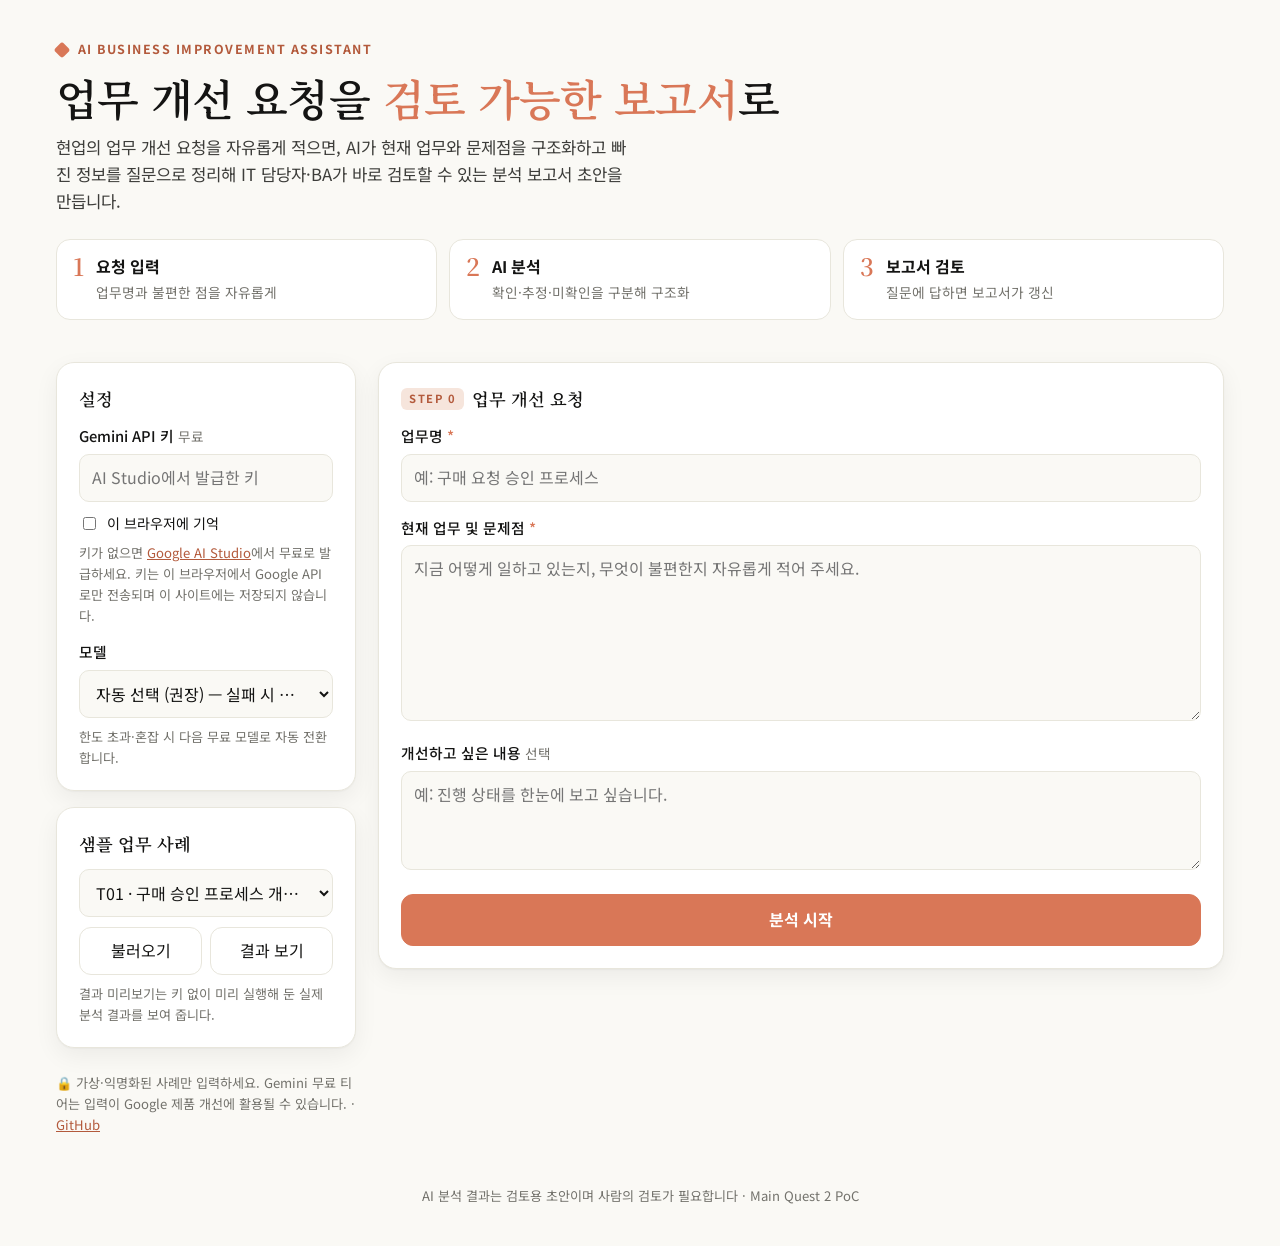
<file: web/index.html>
<!doctype html>
<html lang="ko">
<head>
  <meta charset="utf-8">
  <meta name="viewport" content="width=device-width, initial-scale=1">
  <title>업무 개선 분석 Assistant</title>
  <meta name="description" content="업무 개선 요청을 AI가 구조화하고, 추가 확인 질문과 분석 보고서 초안(As-Is/To-Be)을 생성합니다.">
  <link rel="icon" href="data:image/svg+xml,<svg xmlns='http://www.w3.org/2000/svg' viewBox='0 0 100 100'><rect x='22' y='22' width='56' height='56' rx='10' transform='rotate(45 50 50)' fill='%23d97757'/></svg>">
  <link rel="preconnect" href="https://fonts.googleapis.com">
  <link rel="preconnect" href="https://fonts.gstatic.com" crossorigin>
  <link href="https://fonts.googleapis.com/css2?family=Noto+Sans+KR:wght@400;500;700&family=Noto+Serif+KR:wght@600&display=swap" rel="stylesheet">
  <link rel="stylesheet" href="report.css?v=2">
  <link rel="stylesheet" href="style.css?v=2">
</head>
<body>
<header class="hero wrap">
  <div class="brand"><span class="dot"></span>AI Business Improvement Assistant</div>
  <h1>업무 개선 요청을 <em>검토 가능한 보고서</em>로</h1>
  <p class="lead">현업의 업무 개선 요청을 자유롭게 적으면, AI가 현재 업무와 문제점을 구조화하고 빠진 정보를 질문으로 정리해
    IT 담당자·BA가 바로 검토할 수 있는 분석 보고서 초안을 만듭니다.</p>
  <ol class="how">
    <li><span class="n">1</span><div><b>요청 입력</b><span>업무명과 불편한 점을 자유롭게</span></div></li>
    <li><span class="n">2</span><div><b>AI 분석</b><span>확인·추정·미확인을 구분해 구조화</span></div></li>
    <li><span class="n">3</span><div><b>보고서 검토</b><span>질문에 답하면 보고서가 갱신</span></div></li>
  </ol>
</header>

<main class="wrap layout">
  <aside class="side">
    <section class="card">
      <h2 class="card-title">설정</h2>
      <label for="apiKey">Gemini API 키 <span class="opt">무료</span></label>
      <input id="apiKey" type="password" autocomplete="off" placeholder="AI Studio에서 발급한 키">
      <label class="check"><input id="rememberKey" type="checkbox"> 이 브라우저에 기억</label>
      <p class="hint">키가 없으면 <a href="https://aistudio.google.com/apikey" target="_blank" rel="noopener">Google AI Studio</a>에서 무료로 발급하세요.
        키는 이 브라우저에서 Google API로만 전송되며 이 사이트에는 저장되지 않습니다.</p>
      <label for="model">모델</label>
      <select id="model"></select>
      <p class="hint" id="modelHint">한도 초과·혼잡 시 다음 무료 모델로 자동 전환합니다.</p>
    </section>
    <section class="card">
      <h2 class="card-title">샘플 업무 사례</h2>
      <select id="sampleSelect" aria-label="테스트 사례 선택"></select>
      <div class="btn-row">
        <button id="loadSample" class="btn" type="button">불러오기</button>
        <button id="showSampleResult" class="btn" type="button" title="API 키 없이 미리 실행해 둔 Gemini 분석 결과를 봅니다">결과 보기</button>
      </div>
      <p class="hint">결과 미리보기는 키 없이 미리 실행해 둔 실제 분석 결과를 보여 줍니다.</p>
    </section>
    <p class="hint">🔒 가상·익명화된 사례만 입력하세요. Gemini 무료 티어는 입력이 Google 제품 개선에 활용될 수 있습니다.
      · <a href="https://github.com/crystalmoon74/MainQuest2_AI-Business-Improvement-Assistant" target="_blank" rel="noopener">GitHub</a></p>
  </aside>

  <section>
    <form id="requestForm" class="card" novalidate>
      <h2 class="card-title"><span class="k">STEP 0</span>업무 개선 요청</h2>
      <label for="taskName">업무명 <span class="req">*</span></label>
      <input id="taskName" type="text" placeholder="예: 구매 요청 승인 프로세스">
      <label for="problem">현재 업무 및 문제점 <span class="req">*</span></label>
      <textarea id="problem" rows="6" placeholder="지금 어떻게 일하고 있는지, 무엇이 불편한지 자유롭게 적어 주세요."></textarea>
      <label for="improvement">개선하고 싶은 내용 <span class="opt">선택</span></label>
      <textarea id="improvement" rows="3" placeholder="예: 진행 상태를 한눈에 보고 싶습니다."></textarea>
      <div class="form-actions"><button id="analyzeBtn" class="btn primary" type="submit">분석 시작</button></div>
    </form>
    <div id="messages" aria-live="polite"></div>
    <div id="result"></div>
  </section>
</main>
<footer class="foot">AI 분석 결과는 검토용 초안이며 사람의 검토가 필요합니다 · Main Quest 2 PoC</footer>
<script type="module" src="app.js?v=2"></script>
</body>
</html>
</file>
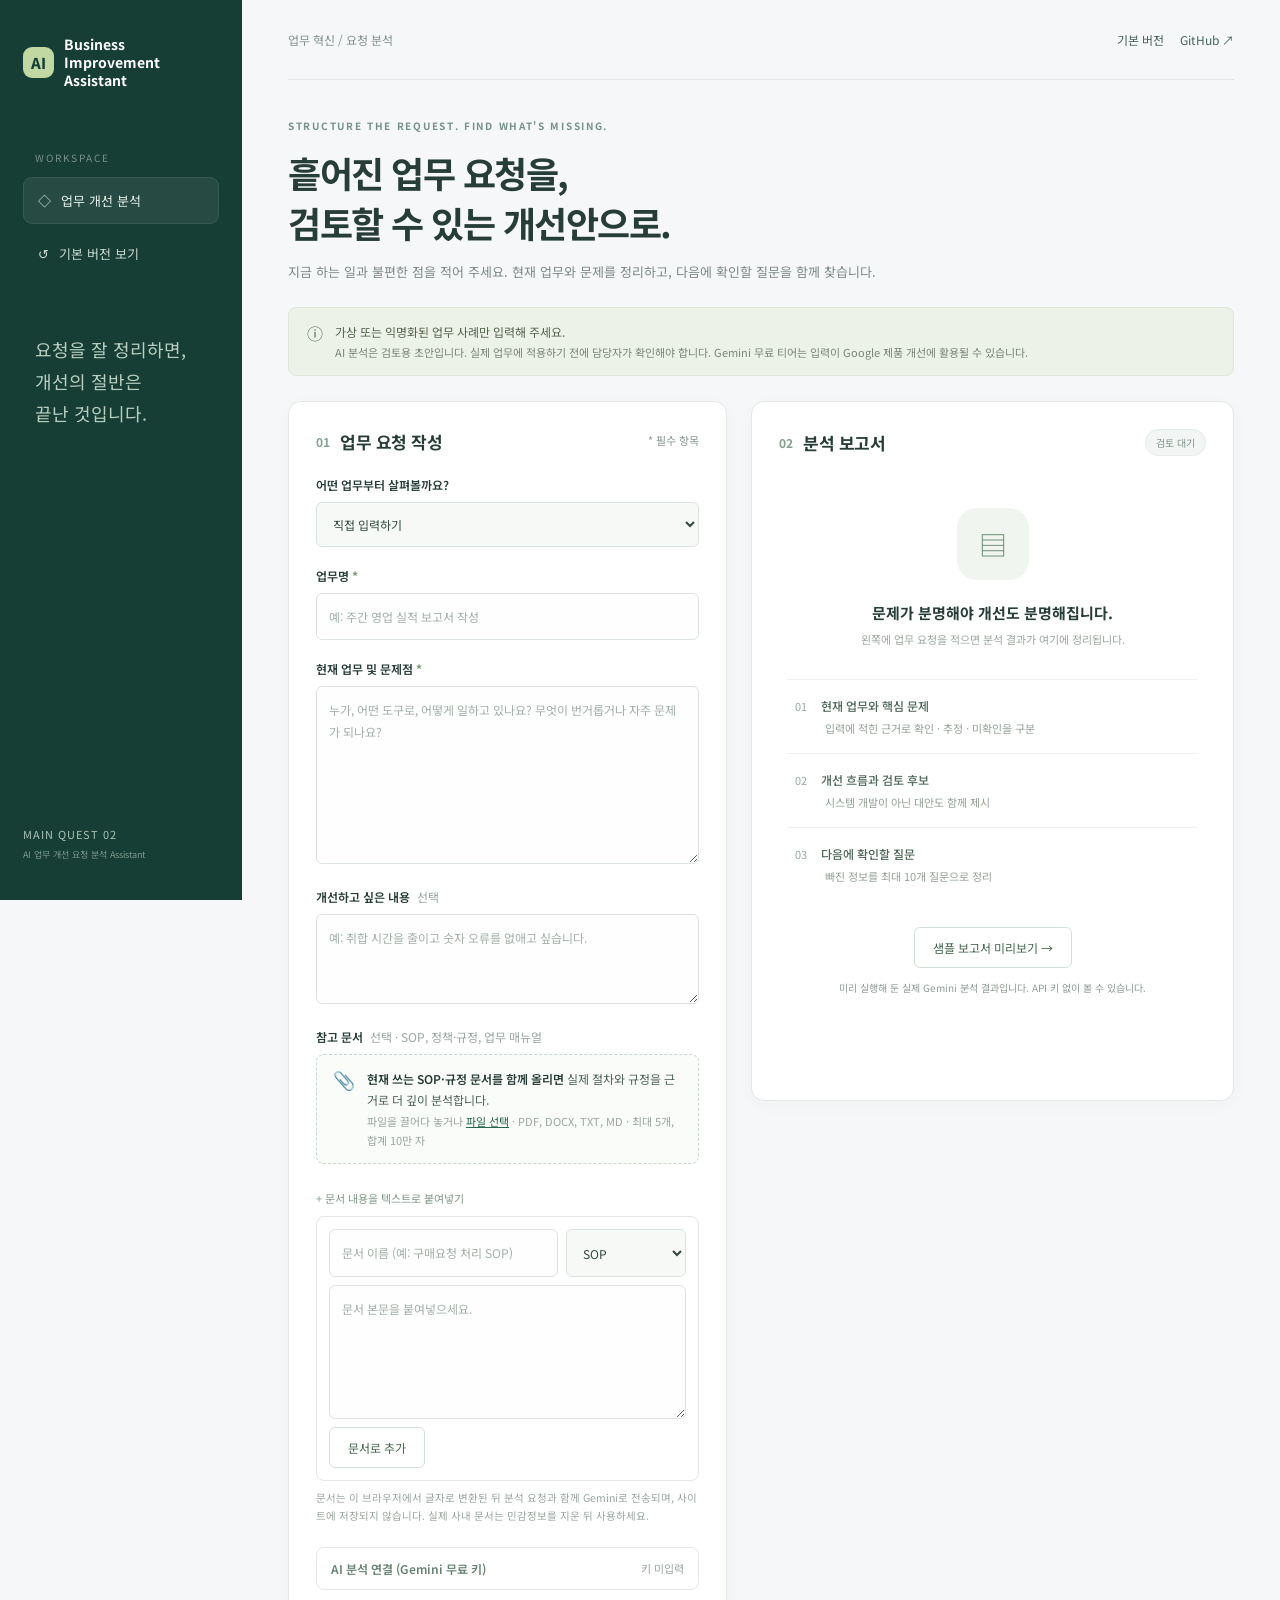
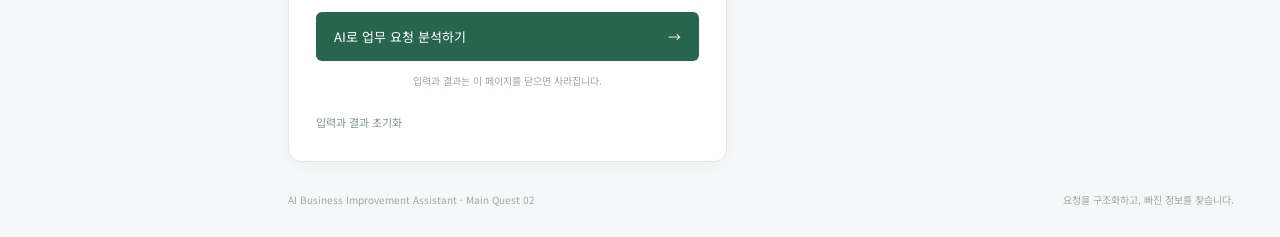
<file: web/v2/index.html>
<!doctype html>
<html lang="ko">
<head>
  <meta charset="utf-8">
  <meta name="viewport" content="width=device-width, initial-scale=1">
  <title>업무 개선 분석 Assistant · v2</title>
  <meta name="description" content="업무 개선 요청을 AI가 구조화하고, 추가 확인 질문과 분석 보고서 초안을 생성합니다.">
  <link rel="icon" href="data:image/svg+xml,<svg xmlns='http://www.w3.org/2000/svg' viewBox='0 0 100 100'><rect width='100' height='100' rx='26' fill='%23173e35'/><text x='50' y='66' font-size='46' text-anchor='middle' fill='%23c2d8a2' font-family='sans-serif' font-weight='800'>AI</text></svg>">
  <link rel="preconnect" href="https://fonts.googleapis.com">
  <link rel="preconnect" href="https://fonts.gstatic.com" crossorigin>
  <link href="https://fonts.googleapis.com/css2?family=Noto+Sans+KR:wght@400;500;600;700;800&display=swap" rel="stylesheet">
  <link rel="stylesheet" href="report.css?v=2">
  <link rel="stylesheet" href="style.css?v=2">
</head>
<body>
<aside>
  <a class="brand" href="./"><span class="logo">AI</span><span>Business Improvement<br>Assistant</span></a>
  <div class="workspace">WORKSPACE</div>
  <nav class="nav">
    <a class="on" href="./"><span class="ic">◇</span>업무 개선 분석</a>
    <a href="../"><span class="ic">↺</span>기본 버전 보기</a>
  </nav>
  <p class="sidebar-note">요청을 잘 정리하면,<br>개선의 절반은<br>끝난 것입니다.</p>
  <div class="bottom">MAIN QUEST 02<small>AI 업무 개선 요청 분석 Assistant</small></div>
</aside>

<main>
  <header class="top">
    <span>업무 혁신 / 요청 분석</span>
    <nav><a href="../">기본 버전</a><a href="https://github.com/crystalmoon74/MainQuest2_AI-Business-Improvement-Assistant" target="_blank" rel="noopener">GitHub ↗</a></nav>
  </header>

  <section class="intro">
    <div class="eyebrow">STRUCTURE THE REQUEST. FIND WHAT'S MISSING.</div>
    <h1>흩어진 업무 요청을,<br>검토할 수 있는 개선안으로.</h1>
    <p>지금 하는 일과 불편한 점을 적어 주세요. 현재 업무와 문제를 정리하고, 다음에 확인할 질문을 함께 찾습니다.</p>
  </section>

  <div class="notice"><span>ⓘ</span><div>가상 또는 익명화된 업무 사례만 입력해 주세요.
    <small>AI 분석은 검토용 초안입니다. 실제 업무에 적용하기 전에 담당자가 확인해야 합니다. Gemini 무료 티어는 입력이 Google 제품 개선에 활용될 수 있습니다.</small></div></div>

  <div class="grid">
    <section class="card">
      <div class="section-head"><div><span class="step">01</span><h2>업무 요청 작성</h2></div><span class="muted">* 필수 항목</span></div>
      <form id="requestForm" novalidate>
        <label for="sampleSelect">어떤 업무부터 살펴볼까요?</label>
        <select id="sampleSelect"><option value="">직접 입력하기</option></select>
        <label for="taskName">업무명 <b>*</b></label>
        <input id="taskName" type="text" placeholder="예: 주간 영업 실적 보고서 작성">
        <label for="problem">현재 업무 및 문제점 <b>*</b></label>
        <textarea id="problem" rows="7" placeholder="누가, 어떤 도구로, 어떻게 일하고 있나요? 무엇이 번거롭거나 자주 문제가 되나요?"></textarea>
        <label for="improvement">개선하고 싶은 내용 <span class="opt">선택</span></label>
        <textarea id="improvement" rows="3" placeholder="예: 취합 시간을 줄이고 숫자 오류를 없애고 싶습니다."></textarea>

        <label for="docInput">참고 문서 <span class="opt">선택 · SOP, 정책·규정, 업무 매뉴얼</span></label>
        <div class="doc-drop" id="docDrop">
          <span class="doc-ic">📎</span>
          <div><b>현재 쓰는 SOP·규정 문서를 함께 올리면</b> 실제 절차와 규정을 근거로 더 깊이 분석합니다.
            <small>파일을 끌어다 놓거나 <button type="button" class="link" id="docPick">파일 선택</button> · PDF, DOCX, TXT, MD · 최대 5개, 합계 10만 자</small></div>
        </div>
        <input type="file" id="docInput" multiple hidden>
        <ul class="doc-list" id="docList"></ul>
        <button type="button" class="text-button" id="docPasteToggle">+ 문서 내용을 텍스트로 붙여넣기</button>
        <div class="doc-paste" id="docPaste" hidden>
          <div class="doc-paste-row"><input id="pasteName" type="text" placeholder="문서 이름 (예: 구매요청 처리 SOP)"><select id="pasteKind"></select></div>
          <textarea id="pasteText" rows="5" placeholder="문서 본문을 붙여넣으세요."></textarea>
          <button type="button" class="secondary" id="pasteAdd">문서로 추가</button>
        </div>
        <p class="doc-note" id="docNote">문서는 이 브라우저에서 글자로 변환된 뒤 분석 요청과 함께 Gemini로 전송되며, 사이트에 저장되지 않습니다. 실제 사내 문서는 민감정보를 지운 뒤 사용하세요.</p>

        <details class="connect" id="connect">
          <summary>AI 분석 연결 (Gemini 무료 키) <span class="state" id="keyState">키 미입력</span></summary>
          <label for="apiKey" style="margin-top:14px">Gemini API 키</label>
          <input id="apiKey" type="password" autocomplete="off" placeholder="AI Studio에서 발급한 키">
          <label class="check"><input id="rememberKey" type="checkbox"> 이 브라우저에 기억</label>
          <label for="model">모델</label>
          <select id="model"></select>
          <p class="hint"><a href="https://aistudio.google.com/apikey" target="_blank" rel="noopener">Google AI Studio</a>에서 무료로 발급할 수 있습니다.
            키는 이 브라우저에서 Google API로만 전송되며 사이트에 저장되지 않습니다. 자동 선택은 한도 초과·혼잡 시 다음 무료 모델로 넘어갑니다.</p>
        </details>

        <button id="analyzeBtn" class="primary" type="submit"><span>AI로 업무 요청 분석하기</span><span>→</span></button>
        <p class="form-footer">입력과 결과는 이 페이지를 닫으면 사라집니다.</p>
        <button id="resetBtn" class="text-button" type="button">입력과 결과 초기화</button>
      </form>
    </section>

    <section class="card result" aria-live="polite">
      <div class="section-head"><div><span class="step">02</span><h2>분석 보고서</h2></div><span class="pill" id="statusPill">검토 대기</span></div>
      <div id="resultBody"></div>
    </section>
  </div>

  <footer class="bottom-bar"><span>AI Business Improvement Assistant · Main Quest 02</span><span>요청을 구조화하고, 빠진 정보를 찾습니다.</span></footer>
</main>
<script type="module" src="app.js?v=2"></script>
</body>
</html>
</file>
<file: web/report.css>
/* 분석 보고서 공용 스타일 — 웹 화면, HTML 다운로드, Streamlit 화면이 모두 이 파일을 사용한다. */
:root {
  --ivory: #faf9f5; --paper: #ffffff; --ink: #141413; --ink-2: #3d3d3a; --muted: #73726c; --line: #e8e6dc;
  --clay: #d97757; --clay-ink: #b35a3c; --clay-soft: #f6e5dc;
  --olive: #5f7a45; --olive-soft: #e5ecd9;
  --sky: #4f7fb0; --sky-soft: #e0ebf5;
  --amber: #a86a12; --amber-soft: #f8ebd2;
  --slate: #6b6a63; --slate-soft: #eeede7;
  --shadow: 0 1px 2px rgba(20, 20, 19, .04), 0 8px 24px rgba(20, 20, 19, .06);
  --serif: "Noto Serif KR", "Nanum Myeongjo", Georgia, serif;
  --sans: "Noto Sans KR", "Pretendard", system-ui, -apple-system, "Segoe UI", sans-serif;
}
@media (prefers-color-scheme: dark) {
  :root:not([data-theme="light"]) {
    --ivory: #1c1b19; --paper: #262522; --ink: #f1efe7; --ink-2: #d6d3c8; --muted: #a3a097; --line: #3a3934;
    --clay: #e08a6b; --clay-ink: #f0a385; --clay-soft: #3d2a22;
    --olive: #9cbc7c; --olive-soft: #2b3324; --sky: #8db6de; --sky-soft: #21303d;
    --amber: #e6b25c; --amber-soft: #3a2e19; --slate: #b4b1a6; --slate-soft: #33322e;
    --shadow: 0 1px 2px rgba(0, 0, 0, .3), 0 8px 24px rgba(0, 0, 0, .25);
  }
}

.rpt { color: var(--ink); font-family: var(--sans); line-height: 1.65; }
.rpt * { box-sizing: border-box; }
.rpt h1, .rpt h2, .rpt h3 { font-family: var(--serif); font-weight: 600; letter-spacing: -.01em; margin: 0; }

/* ---------- 표지 ---------- */
.rpt-cover { background: var(--paper); border: 1px solid var(--line); border-radius: 20px; box-shadow: var(--shadow);
  padding: 36px 36px 28px; position: relative; overflow: hidden; }
.rpt-cover::before { content: ""; position: absolute; inset: 0 0 auto 0; height: 6px; background: var(--clay); }
.rpt-eyebrow { color: var(--clay-ink); font-weight: 700; letter-spacing: .12em; font-size: .78rem; text-transform: uppercase; }
.rpt-cover h1 { font-size: clamp(1.6rem, 3.2vw, 2.3rem); margin: 6px 0 10px; line-height: 1.3; }
.rpt-summary { font-size: 1.05rem; color: var(--ink-2); max-width: 62ch; margin: 0 0 16px; }
.rpt-meta { display: flex; flex-wrap: wrap; gap: 8px; margin-bottom: 18px; }
.chip { display: inline-flex; align-items: center; gap: 6px; background: var(--slate-soft); color: var(--ink-2);
  border-radius: 999px; padding: 3px 12px; font-size: .82rem; }
.callout { border-radius: 12px; padding: 12px 16px; font-size: .9rem; display: flex; gap: 10px; align-items: flex-start; }
.callout.warn { background: var(--amber-soft); color: var(--amber); }
.callout.info { background: var(--sky-soft); color: var(--sky); }
.kpis { display: grid; grid-template-columns: repeat(5, minmax(0, 1fr)); gap: 12px; margin-top: 20px; }
@media (max-width: 720px) { .kpis { grid-template-columns: repeat(2, minmax(0, 1fr)); } }
.kpi { background: var(--ivory); border: 1px solid var(--line); border-radius: 14px; padding: 12px 14px; }
.kpi b { display: block; font-family: var(--serif); font-size: 1.7rem; line-height: 1.2; }
.kpi span { color: var(--muted); font-size: .8rem; }
.kpi.accent b { color: var(--clay-ink); }

/* ---------- 단계 내비게이션 ---------- */
.rpt-steps { display: flex; gap: 6px; overflow-x: auto; padding: 14px 4px 6px; margin: 18px 0 4px; scrollbar-width: thin;
  list-style: none; }
.rpt-steps li { flex: 1 0 auto; }
.rpt-steps a, .rpt-steps button { display: flex; align-items: center; gap: 8px; width: 100%; text-decoration: none; color: var(--muted);
  background: var(--paper); border: 1px solid var(--line); border-radius: 12px; padding: 8px 12px; font: inherit; font-size: .85rem;
  cursor: pointer; white-space: nowrap; transition: border-color .15s, color .15s, background .15s; }
.rpt-steps .n { display: inline-grid; place-items: center; width: 24px; height: 24px; border-radius: 50%;
  background: var(--slate-soft); color: var(--ink-2); font-weight: 700; font-size: .78rem; flex: none; }
.rpt-steps a:hover, .rpt-steps button:hover { border-color: var(--clay); color: var(--ink); }
.rpt-steps .active { border-color: var(--clay); color: var(--ink); background: var(--clay-soft); }
.rpt-steps .active .n, .rpt-steps .done .n { background: var(--clay); color: #fff; }

/* ---------- 슬라이드(섹션) ---------- */
.slide { background: var(--paper); border: 1px solid var(--line); border-radius: 20px; box-shadow: var(--shadow);
  padding: 30px 34px; margin-top: 18px; scroll-margin-top: 80px; }
.slide-head { display: grid; grid-template-columns: auto 1fr; gap: 4px 18px; align-items: end; padding-bottom: 16px;
  border-bottom: 1px solid var(--line); margin-bottom: 20px; }
.slide-num { grid-row: span 2; font-family: var(--serif); font-size: 3rem; line-height: 1; color: var(--clay); font-weight: 600; }
.slide-kicker { color: var(--muted); font-size: .76rem; letter-spacing: .14em; font-weight: 700; }
.slide-head h2 { font-size: 1.5rem; }
.slide-lead { grid-column: 2; color: var(--muted); font-size: .9rem; margin: 2px 0 0; }
.slide h3 { font-size: 1.05rem; margin: 18px 0 10px; }
.slide p { margin: 0 0 10px; }
@media (max-width: 640px) { .slide, .rpt-cover { padding: 22px 18px; } .slide-num { font-size: 2.2rem; } }

/* 상태 배지 */
.badge { display: inline-flex; align-items: center; gap: 4px; white-space: nowrap; border-radius: 999px; padding: 1px 10px;
  font-size: .76rem; font-weight: 700; }
.badge::before { content: ""; width: 7px; height: 7px; border-radius: 50%; background: currentColor; }
.badge.s-확인 { background: var(--olive-soft); color: var(--olive); }
.badge.s-추정 { background: var(--amber-soft); color: var(--amber); }
.badge.s-미확인 { background: var(--slate-soft); color: var(--slate); }
.legend { display: flex; gap: 14px; flex-wrap: wrap; font-size: .8rem; color: var(--muted); margin-bottom: 14px; }

/* 업무 흐름 */
.flow { display: flex; flex-wrap: wrap; align-items: stretch; gap: 10px; margin: 6px 0 18px; counter-reset: flow; }
.flow-step { position: relative; flex: 1 1 150px; background: var(--ivory); border: 1px solid var(--line); border-radius: 14px;
  padding: 12px 14px 10px; counter-increment: flow; }
.flow-step::before { content: counter(flow, decimal-leading-zero); display: block; font-family: var(--serif); color: var(--clay);
  font-weight: 600; font-size: .95rem; }
.flow-step strong { display: block; margin: 2px 0 6px; line-height: 1.4; }
.flow-step:not(:last-child)::after { content: "→"; position: absolute; right: -10px; top: 50%; transform: translate(50%, -50%);
  color: var(--clay); font-weight: 700; background: var(--paper); line-height: 1; }
.flow-step.s-추정 { border-style: dashed; border-color: var(--amber); }
.flow-step.s-미확인 { border-style: dashed; }

/* 사실 카드 */
.facts { display: grid; gap: 10px; }
.fact { display: grid; grid-template-columns: auto 1fr; gap: 6px 14px; background: var(--ivory); border: 1px solid var(--line);
  border-left: 4px solid var(--slate); border-radius: 12px; padding: 12px 16px; }
.fact.s-확인 { border-left-color: var(--olive); }
.fact.s-추정 { border-left-color: var(--amber); }
.fact .content { font-weight: 500; }
.fact .ev { grid-column: 2; color: var(--muted); font-size: .86rem; }
.fact .ev q { quotes: "“" "”"; font-style: normal; }

/* AS-IS / TO-BE 비교 */
.compare { display: grid; grid-template-columns: 1fr 1fr; gap: 14px; }
@media (max-width: 720px) { .compare { grid-template-columns: 1fr; } }
.pane { border-radius: 14px; padding: 16px 18px; border: 1px solid var(--line); }
.pane.asis { background: var(--slate-soft); }
.pane.tobe { background: var(--clay-soft); border-color: transparent; }
.pane .label { font-size: .75rem; letter-spacing: .14em; font-weight: 700; color: var(--muted); }
.pane.tobe .label { color: var(--clay-ink); }

/* 개선 후보 */
.cands { display: grid; grid-template-columns: repeat(auto-fit, minmax(240px, 1fr)); gap: 12px; }
.cand { background: var(--ivory); border: 1px solid var(--line); border-radius: 14px; padding: 16px; display: flex; flex-direction: column; gap: 8px; }
.cand-top { display: flex; justify-content: space-between; align-items: center; gap: 8px; }
.cand-no { font-family: var(--serif); color: var(--clay); font-weight: 600; }
.tag { font-size: .74rem; border-radius: 6px; padding: 2px 8px; background: var(--sky-soft); color: var(--sky); font-weight: 700; white-space: nowrap; }
.tag.t-프로세스개선 { background: var(--olive-soft); color: var(--olive); }
.tag.t-AI활용 { background: var(--clay-soft); color: var(--clay-ink); }
.tag.t-교육가이드 { background: var(--amber-soft); color: var(--amber); }
.cand h3 { font-size: 1.02rem; margin: 0; }
.cand p { color: var(--ink-2); font-size: .9rem; margin: 0; }
.cand dl { margin: 4px 0 0; font-size: .84rem; display: grid; gap: 4px; }
.cand dt { color: var(--muted); font-weight: 700; font-size: .76rem; }
.cand dd { margin: 0 0 4px; }

/* 질문 */
.qs { display: grid; gap: 10px; counter-reset: q; }
.q { display: grid; grid-template-columns: auto 1fr; gap: 2px 14px; padding: 12px 14px; border: 1px solid var(--line);
  border-radius: 12px; background: var(--ivory); counter-increment: q; }
.q::before { content: "Q" counter(q); grid-row: span 3; font-family: var(--serif); color: var(--clay); font-weight: 600; font-size: 1.1rem; }
.q .cat { font-size: .74rem; color: var(--sky); font-weight: 700; }
.q .text { font-weight: 500; }
.q .why { color: var(--muted); font-size: .85rem; }
.answered { margin-top: 14px; }
.answered li { margin-bottom: 6px; }

/* 근거·검증 */
.basis { background: var(--ivory); border-radius: 12px; padding: 14px 16px; border: 1px solid var(--line); }
.unk-list { list-style: none; padding: 0; margin: 0; display: flex; flex-wrap: wrap; gap: 8px; }
.unk-list li { background: var(--slate-soft); border-radius: 8px; padding: 4px 10px; font-size: .86rem; }
.guard { width: 100%; border-collapse: collapse; font-size: .86rem; margin-top: 6px; }
.guard th, .guard td { text-align: left; padding: 8px; border-bottom: 1px solid var(--line); vertical-align: top; }
.guard th { color: var(--muted); font-weight: 500; }
.empty { color: var(--muted); font-size: .9rem; }

/* 슬라이드 넘김 모드 (웹 화면) */
.rpt.paged .slide { display: none; }
.rpt.paged .slide.current { display: block; animation: rise .25s ease-out; }
@keyframes rise { from { transform: translateY(8px); } to { transform: none; } }
@media (prefers-reduced-motion: reduce) { .rpt.paged .slide.current { animation: none; } }
.pager { display: flex; justify-content: space-between; align-items: center; gap: 10px; margin-top: 14px; }
.pager button { font: inherit; border-radius: 10px; padding: 8px 16px; border: 1px solid var(--line); background: var(--paper);
  color: var(--ink); cursor: pointer; }
.pager button.next { background: var(--ink); color: var(--paper); border-color: var(--ink); }
.pager button:disabled { opacity: .35; cursor: default; }
.pager .pos { color: var(--muted); font-size: .85rem; }
.rpt:not(.paged) .pager { display: none; }

/* 단독 HTML 파일 & 인쇄 */
body.rpt-standalone { margin: 0; background: var(--ivory); }
body.rpt-standalone .rpt { max-width: 1040px; margin: 0 auto; padding: 32px 18px 60px; }
body.rpt-standalone .rpt-steps { position: sticky; top: 0; z-index: 2; background: var(--ivory); }
.rpt-foot { color: var(--muted); font-size: .8rem; text-align: center; margin-top: 28px; }
@media print {
  body.rpt-standalone { background: #fff; }
  .rpt-steps, .pager { display: none !important; }
  .rpt.paged .slide { display: block !important; }
  .slide, .rpt-cover { box-shadow: none; break-inside: avoid-page; break-after: page; }
}
</file>
<file: web/style.css>
/* 페이지 레이아웃 (색상·글꼴 토큰은 report.css 의 :root 를 사용) */
* { box-sizing: border-box; }
html { scroll-behavior: smooth; }
body { margin: 0; background: var(--ivory); color: var(--ink); font-family: var(--sans); line-height: 1.6; }
a { color: var(--clay-ink); }
.wrap { max-width: 1200px; margin: 0 auto; padding: 0 16px; }

/* 헤더 */
.hero { padding-top: 40px; padding-bottom: 26px; }
.brand { display: flex; align-items: center; gap: 10px; color: var(--clay-ink); font-weight: 700; letter-spacing: .12em;
  font-size: .78rem; text-transform: uppercase; }
.brand .dot { width: 12px; height: 12px; border-radius: 3px; background: var(--clay); transform: rotate(45deg); }
.hero h1 { font-family: var(--serif); font-weight: 600; font-size: clamp(1.8rem, 4vw, 2.7rem); line-height: 1.25; margin: 10px 0 10px; letter-spacing: -.015em; }
.hero h1 em { font-style: normal; color: var(--clay); }
.hero .lead { color: var(--ink-2); font-size: 1.05rem; max-width: 64ch; margin: 0; }
.how { display: grid; grid-template-columns: repeat(3, minmax(0, 1fr)); gap: 12px; margin-top: 24px; list-style: none; padding: 0; }
@media (max-width: 720px) { .how { grid-template-columns: 1fr; } }
.how li { background: var(--paper); border: 1px solid var(--line); border-radius: 14px; padding: 14px 16px; display: flex; gap: 12px; }
.how .n { font-family: var(--serif); color: var(--clay); font-size: 1.5rem; font-weight: 600; line-height: 1; }
.how b { display: block; }
.how span { color: var(--muted); font-size: .86rem; }

/* 본문 레이아웃 */
.layout { display: grid; grid-template-columns: 300px minmax(0, 1fr); gap: 22px; align-items: start; padding-bottom: 40px; }
@media (max-width: 900px) { .layout { grid-template-columns: minmax(0, 1fr); } }
.layout > *, .side > * { min-width: 0; }
select { max-width: 100%; text-overflow: ellipsis; }
.card { background: var(--paper); border: 1px solid var(--line); border-radius: 18px; box-shadow: var(--shadow); padding: 22px; }
.side { position: sticky; top: 16px; display: grid; gap: 16px; }
@media (max-width: 900px) { .side { position: static; } }
.card-title { display: flex; align-items: center; gap: 8px; font-family: var(--serif); font-weight: 600; font-size: 1.08rem; margin: 0 0 12px; }
.card-title .k { font-family: var(--sans); font-size: .7rem; letter-spacing: .14em; color: var(--clay-ink); background: var(--clay-soft);
  border-radius: 6px; padding: 2px 8px; font-weight: 700; }

label { display: block; font-weight: 500; margin: 14px 0 6px; font-size: .92rem; }
label:first-of-type { margin-top: 0; }
label.check { font-weight: 400; display: flex; gap: 8px; align-items: center; margin-top: 10px; font-size: .88rem; }
input[type=text], input[type=password], textarea, select {
  width: 100%; padding: 10px 12px; border: 1px solid var(--line); border-radius: 10px; background: var(--ivory);
  color: var(--ink); font: inherit; transition: border-color .15s, box-shadow .15s; }
textarea { resize: vertical; }
input:focus, textarea:focus, select:focus { outline: none; border-color: var(--clay); box-shadow: 0 0 0 3px var(--clay-soft); }
.req { color: var(--clay); }
.opt { color: var(--muted); font-weight: 400; font-size: .85rem; }
.hint { font-size: .82rem; color: var(--muted); margin: 8px 0 0; }

button { font: inherit; cursor: pointer; }
.btn { border-radius: 12px; padding: 10px 16px; border: 1px solid var(--line); background: var(--paper); color: var(--ink);
  transition: border-color .15s, background .15s, transform .05s; }
.btn:hover { border-color: var(--clay); }
.btn:active { transform: translateY(1px); }
.btn.primary { background: var(--clay); border-color: var(--clay); color: #fff; font-weight: 700; }
.btn.primary:hover { background: var(--clay-ink); border-color: var(--clay-ink); }
.btn.dark { background: var(--ink); border-color: var(--ink); color: var(--paper); font-weight: 700; }
.btn:disabled { opacity: .6; cursor: progress; }
.btn.block { width: 100%; }
.btn-row { display: grid; grid-template-columns: 1fr 1fr; gap: 8px; margin-top: 10px; }
.form-actions { display: flex; gap: 10px; margin-top: 18px; }
.form-actions .primary { flex: 1; padding: 12px; font-size: 1rem; }

/* 메시지 */
.msg { border-radius: 14px; padding: 14px 16px; margin-top: 16px; display: flex; gap: 10px; align-items: flex-start; flex-wrap: wrap; }
.msg.err { background: #fbe6e2; color: #9b2c1a; }
.msg.warn { background: var(--amber-soft); color: var(--amber); }
.msg.info { background: var(--sky-soft); color: var(--sky); }
@media (prefers-color-scheme: dark) { .msg.err { background: #3d1f1a; color: #ffb4a6; } }

/* 분석 진행 단계 */
.progress { margin-top: 16px; }
.progress ol { list-style: none; padding: 0; margin: 12px 0 0; display: grid; gap: 8px; }
.progress li { display: flex; align-items: center; gap: 10px; color: var(--muted); }
.progress li .ic { width: 22px; height: 22px; border-radius: 50%; border: 2px solid var(--line); display: grid; place-items: center; font-size: .7rem; flex: none; }
.progress li.done { color: var(--ink); }
.progress li.done .ic { background: var(--olive); border-color: var(--olive); color: #fff; }
.progress li.now { color: var(--ink); font-weight: 500; }
.progress li.now .ic { border-color: var(--clay); border-top-color: transparent; animation: spin .9s linear infinite; }
.progress .elapsed { color: var(--muted); font-size: .85rem; }
@keyframes spin { to { transform: rotate(360deg); } }

/* 결과 영역 */
#result { margin-top: 22px; }
.result-bar { display: flex; justify-content: space-between; align-items: center; gap: 10px; flex-wrap: wrap; margin-top: 16px; }
.seg { display: inline-flex; border: 1px solid var(--line); border-radius: 12px; overflow: hidden; background: var(--paper); }
.seg button { border: 0; background: none; padding: 8px 14px; color: var(--muted); }
.seg button[aria-pressed=true] { background: var(--ink); color: var(--paper); }
.answers-card { margin-top: 18px; }
.answers-card .q-input { margin-top: 12px; }
.answers-card .q-input label { font-weight: 500; margin: 0 0 6px; }
.answers-card .q-input .cat { color: var(--sky); font-size: .75rem; font-weight: 700; }

.foot { color: var(--muted); font-size: .82rem; padding: 10px 16px 40px; text-align: center; }
</file>
<file: web/v2/report.css>
/* v2 분석 보고서 스타일 — 화면 오른쪽 카드와 HTML 다운로드 파일이 함께 사용 */
:root {
  --forest: #173e35; --green: #28654f; --green-dark: #1b4e3b; --sage: #c2d8a2;
  --bg: #f6f7f9; --card: #ffffff; --ink: #273d38; --ink-2: #4c6257; --muted: #7c8984; --faint: #9aa69f;
  --line: #e3e8e5; --line-2: #e7eee8; --mint: #f1f5ed; --notice: #edf2e9; --notice-line: #dfe7d8;
  --ok: #2f6b4a; --ok-bg: #e3efe2; --est: #8a6a2b; --est-bg: #f6efdf; --unk: #7d8a83; --unk-bg: #eef1ef;
  --sans: "Noto Sans KR", system-ui, -apple-system, "Segoe UI", sans-serif;
}
.r2 { font-family: var(--sans); color: var(--ink); }
.r2 * { box-sizing: border-box; }
.r2-title { font-size: 20px; font-weight: 700; letter-spacing: -.6px; margin: 4px 0 6px; line-height: 1.45; }
.r2-meta { font-size: 11px; color: var(--faint); display: flex; flex-wrap: wrap; gap: 4px 12px; }
.r2-lead { font-size: 13px; color: var(--ink-2); line-height: 1.9; margin: 14px 0 0; }
.r2-note { background: var(--mint); border-radius: 6px; padding: 12px 14px; font-size: 11.5px; color: #6a7d5e; line-height: 1.8; margin-top: 14px; }

/* 핵심 수치 */
.r2-stats { display: grid; grid-template-columns: repeat(4, minmax(0, 1fr)); gap: 8px; margin-top: 18px; }
.r2-stat { border: 1px solid var(--line); border-radius: 8px; padding: 10px 12px; }
.r2-stat b { display: block; font-size: 20px; font-weight: 700; letter-spacing: -.5px; color: var(--green); }
.r2-stat span { font-size: 10.5px; color: var(--muted); }
@media (max-width: 520px) { .r2-stats { grid-template-columns: repeat(2, minmax(0, 1fr)); } }

/* 단계 목차 */
.r2-toc { display: flex; flex-wrap: wrap; gap: 6px; margin: 20px 0 4px; padding: 0; list-style: none; }
.r2-toc a { display: inline-flex; gap: 6px; align-items: center; text-decoration: none; font-size: 11px; color: var(--ink-2);
  border: 1px solid var(--line); border-radius: 20px; padding: 5px 10px; background: #fff; }
.r2-toc a b { color: #83a28e; font-weight: 700; }
.r2-toc a:hover, .r2-toc a.on { border-color: var(--green); color: var(--green); background: var(--mint); }

/* 섹션 */
.r2-sec { border-top: 1px solid var(--line-2); padding-top: 20px; margin-top: 22px; scroll-margin-top: 16px; }
.r2-sec h3 { font-size: 14px; margin: 0 0 12px; display: flex; align-items: baseline; gap: 9px; letter-spacing: -.3px; }
.r2-sec h3 .no { color: #83a28e; font-size: 12px; font-weight: 700; }
.r2-sec h3 .sub { color: var(--faint); font-weight: 400; font-size: 11px; }
.r2-sec p, .r2-sec li { font-size: 12.5px; line-height: 1.9; color: var(--ink-2); }
.r2-sec p { margin: 0 0 8px; }
.r2-sec h4 { font-size: 12px; margin: 16px 0 8px; color: var(--ink); }
.r2 ul.r2-items, .r2 ol.r2-items { list-style: none; padding: 0; margin: 0; display: grid; gap: 10px; }
.r2-item { padding-left: 2px; }
.r2-item .line { font-size: 12.5px; color: var(--ink); line-height: 1.8; }
.r2-item small, .r2-ev { display: block; color: #87998b; font-size: 10.5px; margin: 3px 0 0; line-height: 1.7; }

/* 상태·라벨 칩 */
.st { display: inline-block; font-size: 10px; font-weight: 700; border-radius: 4px; padding: 1px 6px; margin-right: 6px; vertical-align: 1px; white-space: nowrap; }
.st.확인 { background: var(--ok-bg); color: var(--ok); }
.st.추정 { background: var(--est-bg); color: var(--est); }
.st.미확인 { background: var(--unk-bg); color: var(--unk); }
.lbl { display: inline-block; font-size: 10.5px; font-weight: 700; color: var(--green); margin-right: 4px; white-space: nowrap; }
.lbl.alt { color: #6a8a3c; }
.r2-legend { font-size: 10.5px; color: var(--faint); margin: -4px 0 12px; }

/* 업무 흐름 */
.r2-flow { display: flex; flex-wrap: wrap; align-items: center; gap: 6px; margin: 2px 0 12px; padding: 0; list-style: none; }
.r2-flow li { font-size: 11.5px; border: 1px solid var(--line); background: #fbfcfb; border-radius: 6px; padding: 6px 10px; color: var(--ink); }
.r2-flow li.추정, .r2-flow li.미확인 { border-style: dashed; color: var(--ink-2); }
.r2-flow .arw { border: 0; background: none; padding: 0; color: #9bb8a4; }

/* 비교 */
.r2-compare { display: grid; grid-template-columns: 1fr 1fr; gap: 10px; margin-bottom: 6px; }
.r2-compare > div { border-radius: 8px; padding: 12px 14px; font-size: 12px; line-height: 1.85; color: var(--ink-2); }
.r2-compare .asis { background: #f4f6f5; }
.r2-compare .tobe { background: var(--mint); }
.r2-compare b { display: block; font-size: 10px; letter-spacing: 1.2px; color: var(--muted); margin-bottom: 4px; }
.r2-compare .tobe b { color: var(--green); }
@media (max-width: 520px) { .r2-compare { grid-template-columns: 1fr; } }

/* 개선 후보 */
.r2-cand { border: 1px solid var(--line); border-radius: 8px; padding: 12px 14px; }
.r2-cand .line { font-weight: 600; }
.r2-cand dl { display: grid; grid-template-columns: auto 1fr; gap: 3px 10px; margin: 8px 0 0; font-size: 11px; color: var(--ink-2); }
.r2-cand dt { color: var(--faint); }
.r2-cand dd { margin: 0; }

/* 질문 */
.r2-q { counter-increment: q; display: grid; grid-template-columns: 22px 1fr; gap: 0 6px; }
.r2-q::before { content: counter(q) "."; color: #83a28e; font-size: 12px; font-weight: 700; line-height: 1.8; }
ol.r2-items.qs { counter-reset: q; }
.r2-q .cat { font-size: 10px; color: var(--muted); }
.r2-q input { grid-column: 2; margin-top: 6px; }

.r2-guard { width: 100%; border-collapse: collapse; font-size: 11px; color: var(--ink-2); }
.r2-guard th, .r2-guard td { text-align: left; border-bottom: 1px solid var(--line-2); padding: 6px 4px; vertical-align: top; }
.r2-guard th { color: var(--faint); font-weight: 500; }
.r2-empty { color: var(--faint); font-size: 11.5px; }
.r2-foot { font-size: 10px; color: var(--faint); margin-top: 26px; display: flex; justify-content: space-between; gap: 10px; flex-wrap: wrap; }

/* 단독 HTML 파일 */
body.r2-standalone { margin: 0; background: var(--bg); font-family: var(--sans); }
.r2-page { max-width: 820px; margin: 0 auto; padding: 36px 18px 60px; }
.r2-page .r2-brandbar { display: flex; justify-content: space-between; align-items: center; font-size: 11px; color: var(--muted); margin-bottom: 14px; }
.r2-page .r2-brandbar b { color: var(--forest); }
.r2-page .r2-card { background: #fff; border: 1px solid var(--line); border-radius: 13px; padding: 30px; box-shadow: 0 4px 16px rgba(28, 61, 49, .03); }
.r2-page .eyebrow { font-size: 10px; font-weight: 700; letter-spacing: 1.7px; color: #76918a; }
@media print { body.r2-standalone { background: #fff; } .r2-page .r2-card { border: 0; box-shadow: none; padding: 0; } .r2-toc { display: none; } .r2-sec { break-inside: avoid-page; } }

/* 참고 문서 근거 */
.docmark { display: inline-block; font-size: 9.5px; font-weight: 700; color: #48698f; background: #e9f0f8; border-radius: 4px; padding: 1px 5px; margin-right: 6px; vertical-align: 1px; }
.r2-ev.doc { color: #5b7896; }
.r2-flow li.fromdoc { border-color: #c8d9ec; background: #f5f9fd; }
.r2-docs { display: flex; flex-wrap: wrap; gap: 6px; margin: 0 0 6px; }
.r2-doc { font-size: 11px; border: 1px solid #dbe6f3; background: #f5f9fd; color: #48698f; border-radius: 20px; padding: 3px 10px; }
.r2-doc small { color: #8aa2bd; }
h4.ref-h { display: flex; align-items: baseline; gap: 8px; }
h4.ref-h span { font-weight: 400; color: var(--faint); font-size: 10.5px; }
h4.ref-요청과차이 { color: #8b4935; }
h4.ref-개선제약 { color: #8a6a2b; }
</file>
<file: web/v2/style.css>
/* v2 페이지 레이아웃 — 색상 토큰은 report.css 의 :root 사용 */
* { box-sizing: border-box; }
body { margin: 0; background: var(--bg); color: var(--ink); font-family: var(--sans); font-size: 14px; }
a { color: #46635a; }

/* 사이드바 */
aside { position: fixed; inset: 0 auto 0 0; width: 242px; background: var(--forest); color: #d5e4dc; padding: 35px 23px; display: flex; flex-direction: column; }
.brand { display: flex; align-items: center; gap: 10px; color: #fff; text-decoration: none; font-weight: 700; font-size: 14px; line-height: 1.3; }
.logo { display: grid; place-items: center; background: var(--sage); color: var(--forest); border-radius: 9px; width: 31px; height: 31px; font-size: 15px; font-weight: 800; flex: none; }
.workspace { font-size: 10px; letter-spacing: 2px; opacity: .5; margin: 60px 12px 12px; }
.nav { display: grid; gap: 6px; }
.nav a { display: flex; align-items: center; gap: 10px; border-radius: 9px; padding: 13px 14px; color: #c6d8cd; text-decoration: none; font-size: 13px; border: 1px solid transparent; }
.nav a.on { background: rgba(255, 255, 255, .07); border-color: rgba(255, 255, 255, .08); color: #e5f0e8; }
.nav a:hover { color: #fff; }
.sidebar-note { font-size: 18px; line-height: 1.8; color: #b7cebf; margin: 56px 12px; }
.bottom { margin-top: auto; font-size: 11px; letter-spacing: 1px; line-height: 2.1; color: #a9c2b4; }
.bottom small { display: block; font-size: 9px; letter-spacing: 0; opacity: .7; }

/* 본문 */
main { margin-left: 242px; padding: 0 46px; max-width: 1600px; }
header.top { height: 80px; border-bottom: 1px solid #e2e6e5; display: flex; justify-content: space-between; align-items: center; color: #82918a; font-size: 12px; gap: 12px; }
header.top nav { display: flex; gap: 16px; }
header.top a { color: #46635a; text-decoration: none; }
.intro { padding: 38px 0 26px; }
.eyebrow { font-size: 10px; font-weight: 700; letter-spacing: 1.7px; color: #76918a; }
h1 { font-size: 36px; letter-spacing: -1.5px; line-height: 1.4; margin: 14px 0; font-weight: 700; }
.intro p { color: var(--muted); font-size: 13px; margin: 0; }
.notice { display: flex; gap: 12px; background: var(--notice); border: 1px solid var(--notice-line); border-radius: 8px; padding: 15px 18px; font-size: 12px; margin-bottom: 25px; color: #53634d; }
.notice > span { font-size: 16px; line-height: 1.3; }
.notice small { display: block; margin-top: 4px; color: #7a8574; font-size: 11px; }

.grid { display: grid; grid-template-columns: minmax(0, 1fr) minmax(0, 1.1fr); gap: 24px; align-items: start; }
.card { background: var(--card); border: 1px solid var(--line); border-radius: 13px; padding: 27px; box-shadow: 0 4px 16px rgba(28, 61, 49, .03); min-width: 0; }
.section-head { display: flex; justify-content: space-between; align-items: center; margin-bottom: 22px; gap: 10px; }
.section-head > div { display: flex; align-items: center; gap: 10px; }
h2 { font-size: 17px; margin: 0; letter-spacing: -.5px; }
.step { color: #83a28e; font-size: 12px; font-weight: 700; }
.muted { font-size: 11px; color: #88968f; font-weight: 400; line-height: 1.8; }

label { display: block; font-size: 12px; font-weight: 600; margin: 20px 0 9px; }
label:first-of-type { margin-top: 0; }
label b { color: #779a6f; }
label .opt { color: var(--faint); font-weight: 400; margin-left: 4px; }
input, textarea, select { font: inherit; font-size: 12px; line-height: 1.8; width: 100%; padding: 12px; border: 1px solid #dce3df; border-radius: 6px; background: #fdfefd; color: #30493d; }
textarea { resize: vertical; }
select { background: #f7f9f7; }
input:focus, textarea:focus, select:focus { outline: 2px solid #9bb8a4; outline-offset: 1px; }
::placeholder { color: #a4afa9; }
label.check { display: flex; gap: 8px; align-items: center; font-weight: 400; margin: 10px 0 0; }
label.check input { width: auto; }

button { font: inherit; cursor: pointer; border-radius: 6px; }
button:disabled { opacity: .6; cursor: wait; }
.primary { display: flex; justify-content: space-between; align-items: center; width: 100%; background: var(--green); color: #fff; border: 0; padding: 15px 18px; margin-top: 22px; font-size: 13px; }
.primary:hover { background: var(--green-dark); }
.secondary { background: #fff; border: 1px solid #d4e0d6; color: #43664d; padding: 11px 18px; font-size: 12px; }
.secondary:hover { background: #f2f6f2; }
.text-button { border: 0; background: none; color: #819a89; font-size: 11px; margin-top: 12px; padding: 4px 0; }
.text-button:hover { color: var(--green); }
.form-footer { text-align: center; font-size: 10px; color: var(--faint); margin-top: 12px; }
details.connect { margin-top: 22px; border: 1px solid var(--line); border-radius: 8px; padding: 12px 14px; color: #678373; font-size: 12px; }
details.connect summary { cursor: pointer; font-weight: 600; display: flex; justify-content: space-between; gap: 8px; }
details.connect summary .state { font-weight: 400; font-size: 11px; color: var(--faint); }
details.connect summary .state.ok { color: var(--ok); }
details.connect .hint { font-size: 11px; color: #88968f; line-height: 1.8; margin: 8px 0 0; }
details.connect label { color: var(--ink); }

/* 참고 문서 */
.doc-drop { display: flex; gap: 12px; align-items: flex-start; border: 1.5px dashed #c9d8cd; background: #fafcfa; border-radius: 8px; padding: 14px 16px;
  font-size: 12px; color: var(--ink-2); line-height: 1.7; transition: background .15s, border-color .15s; }
.doc-drop.over { background: var(--mint); border-color: var(--green); }
.doc-drop .doc-ic { font-size: 18px; line-height: 1.2; }
.doc-drop b { color: var(--ink); font-weight: 600; }
.doc-drop small { display: block; color: var(--faint); font-size: 11px; margin-top: 2px; }
button.link { border: 0; background: none; padding: 0; color: var(--green); font-size: inherit; text-decoration: underline; cursor: pointer; }
.doc-list { list-style: none; padding: 0; margin: 10px 0 0; display: grid; gap: 6px; }
.doc-list li { display: grid; grid-template-columns: auto minmax(0, 1fr) auto auto; gap: 8px; align-items: center; border: 1px solid var(--line);
  border-radius: 6px; padding: 7px 10px; font-size: 12px; background: #fff; }
.doc-list li.loading { color: var(--faint); }
.doc-list li.err { border-color: #efc9bd; background: #fdf3ef; color: #8b4935; grid-template-columns: auto minmax(0, 1fr) auto; }
.doc-list .nm { overflow: hidden; text-overflow: ellipsis; white-space: nowrap; }
.doc-list .nm small { color: var(--faint); margin-left: 6px; }
.doc-list select { width: auto; padding: 3px 6px; font-size: 11px; line-height: 1.4; }
.doc-list .rm { border: 0; background: none; color: var(--faint); font-size: 14px; padding: 0 4px; }
.doc-list .rm:hover { color: #8b4935; }
.doc-paste { border: 1px solid var(--line); border-radius: 8px; padding: 12px; margin-top: 6px; display: grid; gap: 8px; }
.doc-paste-row { display: grid; grid-template-columns: minmax(0, 1fr) 120px; gap: 8px; }
.doc-paste .secondary { justify-self: start; }
.doc-note { font-size: 10.5px; color: var(--faint); line-height: 1.7; margin: 8px 0 0; }

.pill { background: #f2f5f3; color: #80958a; border: 1px solid #e5ebe7; font-size: 10px; border-radius: 20px; padding: 5px 10px; white-space: nowrap; }
.pill.busy { background: #fff7e6; color: #9a6a12; border-color: #f1e2c0; }
.pill.done { background: var(--ok-bg); color: var(--ok); border-color: #cfe3cd; }
.pill.sample { background: #eef3fa; color: #48698f; border-color: #dbe6f3; }

/* 결과 카드 */
.result { min-height: 700px; }
.empty { text-align: center; padding: 30px 8px 10px; }
.empty-icon { background: #f1f5ef; color: #71947e; font-size: 28px; width: 72px; height: 72px; border-radius: 20px; margin: auto; display: grid; place-items: center; }
.empty h3 { font-size: 15px; margin: 22px 0 8px; }
.empty p { font-size: 11px; color: #9ca79f; margin: 0; }
.features { text-align: left; margin: 32px 0 26px; color: #96aa9c; font-size: 11px; }
.features > div { border-top: 1px solid #f0f2f0; padding: 17px 8px; }
.features strong { font-size: 12px; font-weight: 500; color: #4d6758; margin-left: 14px; }
.features span { display: block; color: #94a297; font-size: 11px; margin: 6px 0 0 30px; }
.empty small { display: block; font-size: 10px; color: #8e9b94; margin-top: 12px; }

.progress { padding: 20px 4px; }
.progress ol { list-style: none; padding: 0; margin: 0; display: grid; gap: 14px; }
.progress li { display: flex; align-items: center; gap: 12px; font-size: 12.5px; color: var(--faint); }
.progress li .ic { width: 22px; height: 22px; border-radius: 50%; border: 2px solid var(--line); display: grid; place-items: center; font-size: 10px; flex: none; }
.progress li.done { color: var(--ink); }
.progress li.done .ic { background: var(--green); border-color: var(--green); color: #fff; }
.progress li.now { color: var(--ink); font-weight: 600; }
.progress li.now .ic { border-color: var(--green); border-top-color: transparent; animation: spin .9s linear infinite; }
.progress .elapsed { font-size: 11px; color: var(--faint); margin-top: 18px; }
@keyframes spin { to { transform: rotate(360deg); } }

.alert { border-radius: 8px; padding: 12px 14px; font-size: 12px; line-height: 1.8; margin-bottom: 14px; }
.alert.err { background: #fbeee9; color: #8b4935; }
.alert.warn { background: #fbf4e4; color: #8a6a2b; }
.alert.info { background: var(--notice); color: #53634d; }
.alert button { margin-left: 8px; }

.report-actions { display: flex; gap: 8px; flex-wrap: wrap; margin-top: 22px; }
.report-actions .primary { margin-top: 0; width: auto; flex: 1; }

footer.bottom-bar { display: flex; justify-content: space-between; margin: 30px 0; font-size: 10px; color: #9ba99f; gap: 10px; }

button:focus-visible, a:focus-visible, summary:focus-visible { outline: 3px solid #9bb8a4; outline-offset: 3px; }
@media (min-width: 1001px) { .grid > .card:first-child { position: sticky; top: 20px; } }
@media (min-width: 1450px) { main { padding: 0 65px; } }
@media (max-width: 1000px) {
  aside { width: 190px; padding: 30px 15px; } .brand { font-size: 12px; }
  main { margin-left: 190px; padding: 0 24px; } .grid { grid-template-columns: minmax(0, 1fr); } .result { min-height: 480px; } h1 { font-size: 32px; }
}
@media (max-width: 600px) {
  aside { position: relative; width: 100%; padding: 16px 18px; flex-direction: row; align-items: center; justify-content: space-between; }
  .workspace, .sidebar-note, .bottom { display: none; }
  .brand { font-size: 12px; } .nav { grid-auto-flow: column; } .nav a { padding: 6px 10px; font-size: 11px; white-space: nowrap; }
  .nav a.on, .nav a span.ic { display: none; } header.top > span { display: none; } header.top { justify-content: flex-end; }
  main { margin: 0; padding: 0 16px; } header.top { height: 54px; } .intro { padding: 26px 0 18px; }
  h1 { font-size: 27px; } .card { padding: 20px; } .grid { gap: 18px; } footer.bottom-bar span:last-child { display: none; }
}
</file>
